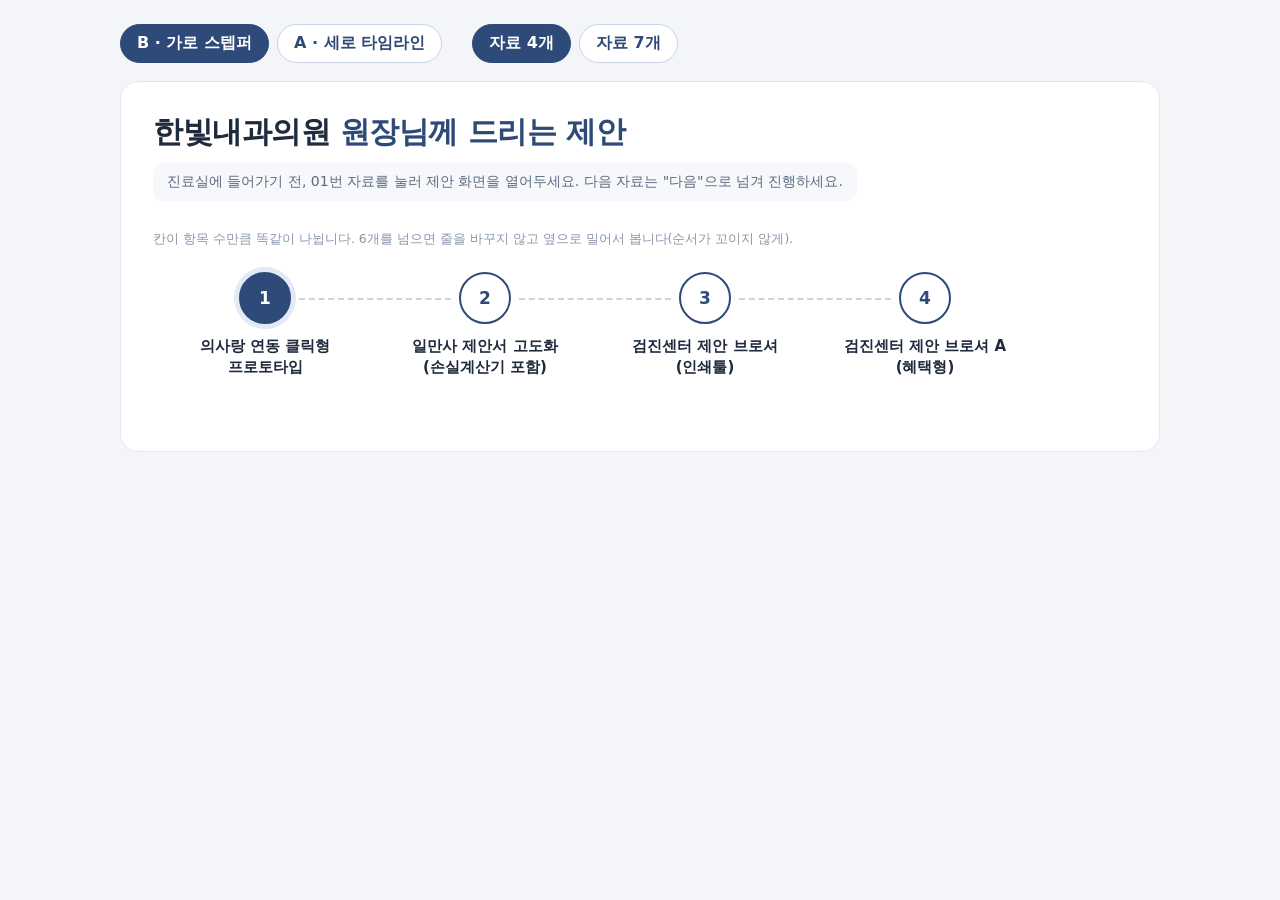
<file: docs/clinic-steps-demo.html>
<!doctype html>
<html lang="ko"><head><meta charset="utf-8"><meta name="viewport" content="width=device-width,initial-scale=1">
<title>제안서 순서 시안 v2</title>
<style>
:root{--navy:#2E4A78;--ink:#1F2A3D;--muted:#5B6B82;--line:#E3E7EE}
*{box-sizing:border-box}
body{margin:0;background:#F3F5F9;font-family:'Pretendard','Noto Sans KR',system-ui,sans-serif;color:var(--ink);padding:24px 16px 60px}
.wrap{max-width:1040px;margin:0 auto}
.bar{display:flex;gap:8px;margin-bottom:18px;flex-wrap:wrap;align-items:center}
.bar button{border:1px solid #C9D3E3;background:#fff;border-radius:999px;padding:8px 16px;font:inherit;font-weight:700;color:var(--navy);cursor:pointer}
.bar button.on{background:var(--navy);color:#fff;border-color:var(--navy)}
.bar .sp{width:14px}
.page{background:#fff;border-radius:18px;padding:30px 32px 36px;border:1px solid var(--line)}
h1{font-size:30px;margin:0 0 10px;color:var(--navy);letter-spacing:-.5px}
h1 em{font-style:normal;color:var(--ink)}
.hint{font-size:14px;color:var(--muted);margin:0 0 30px;padding:10px 14px;background:#F6F8FB;border-radius:10px;display:inline-block}
.v{display:none}.v.on{display:block}
.desc{font-size:12.5px;color:#8A97AB;margin:0 0 18px}

/* B 가로 스텝퍼: 항목 수에 맞춰 칸이 똑같이 나뉘고, 많으면 옆으로 넘겨 보기 */
.st{display:flex;overflow-x:auto;padding:6px 2px 14px;scroll-snap-type:x mandatory}
.st .s{flex:1 0 160px;max-width:220px;display:flex;flex-direction:column;align-items:center;gap:12px;cursor:pointer;text-align:center;position:relative;scroll-snap-align:start;padding:0 6px}
.st .s:not(:last-child):after{content:"";position:absolute;top:26px;left:calc(50% + 34px);right:calc(-50% + 34px);border-top:2px dashed #C9D3E3}
.st .c{width:52px;height:52px;border-radius:50%;background:#fff;border:2px solid var(--navy);color:var(--navy);font-weight:800;font-size:17px;display:flex;align-items:center;justify-content:center;transition:transform .15s,background .15s,color .15s;flex:none}
.st .s:hover .c{background:var(--navy);color:#fff;transform:translateY(-3px)}
.st .s:first-child .c{background:var(--navy);color:#fff;box-shadow:0 0 0 5px #E3EAF5}
.st .lb{font-size:15px;font-weight:700;line-height:1.4;word-break:keep-all}
.st .go{font-size:12.5px;font-weight:700;color:var(--navy);opacity:0;transition:opacity .15s;margin-top:-6px}
.st .s:hover .go{opacity:1}

/* A 세로 타임라인 v2: 번호·제목·열기 가 한 줄 기준선에 정렬 */
.tl{list-style:none;margin:0;padding:0;max-width:760px}
.tl li{display:grid;grid-template-columns:52px 1fr auto;align-items:center;column-gap:18px;position:relative;cursor:pointer}
.tl li:not(:last-child):before{content:"";position:absolute;left:25px;top:50%;height:100%;border-left:2px dashed #C9D3E3}
.tl .n{position:relative;z-index:1;width:52px;height:52px;border-radius:50%;background:#fff;border:2px solid var(--navy);color:var(--navy);font-weight:800;font-size:17px;display:flex;align-items:center;justify-content:center}
.tl li:first-child .n{background:var(--navy);color:#fff;box-shadow:0 0 0 5px #E3EAF5}
.tl .t{font-size:18px;font-weight:700;padding:16px 0;border-bottom:1px solid var(--line)}
.tl li:last-child .t{border-bottom:0}
.tl .go{font-size:14px;font-weight:700;color:var(--navy);opacity:0;transition:opacity .15s;padding-right:6px}
.tl li:hover .go{opacity:1}
.tl li:hover .n{background:var(--navy);color:#fff}
</style></head><body><div class="wrap">
<div class="bar"><button class="on" data-v="B">B · 가로 스텝퍼</button><button data-v="A">A · 세로 타임라인</button><span class="sp"></span><button class="on" data-n="4">자료 4개</button><button data-n="7">자료 7개</button></div>
<div class="page">
<h1><em>한빛내과의원</em> 원장님께 드리는 제안</h1>
<div class="hint">진료실에 들어가기 전, 01번 자료를 눌러 제안 화면을 열어두세요. 다음 자료는 "다음"으로 넘겨 진행하세요.</div>
<div class="v on" id="B"><p class="desc">칸이 항목 수만큼 똑같이 나뉩니다. 6개를 넘으면 줄을 바꾸지 않고 옆으로 밀어서 봅니다(순서가 꼬이지 않게).</p><div class="st" id="stB"></div></div>
<div class="v" id="A"><p class="desc">번호 · 제목 · 열기가 한 기준선에 맞춰 정렬. 마우스를 올리면 번호가 채워지고 '열기 →'가 나타납니다.</p><ol class="tl" id="tlA"></ol></div>
</div></div>
<script>
var all=['의사랑 연동 클릭형 프로토타입','일만사 제안서 고도화 (손실계산기 포함)','검진센터 제안 브로셔 (인쇄툴)','검진센터 제안 브로셔 A (혜택형)','검진센터 제안 브로셔 B (비대면관리형)','일만사 수익 시뮬레이터','일만사 등록 이지플래너'];
var n=4;
function draw(){var L=all.slice(0,n);
document.getElementById('stB').innerHTML=L.map(function(t,i){return '<div class="s"><span class="c">'+(i+1)+'</span><span class="lb">'+t+'</span><span class="go">열기 →</span></div>'}).join('');
document.getElementById('tlA').innerHTML=L.map(function(t,i){return '<li><span class="n">'+(i+1)+'</span><span class="t">'+t+'</span><span class="go">열기 →</span></li>'}).join('');}
document.querySelectorAll('[data-v]').forEach(function(b){b.onclick=function(){document.querySelectorAll('[data-v]').forEach(function(x){x.classList.toggle('on',x===b)});document.querySelectorAll('.v').forEach(function(v){v.classList.toggle('on',v.id===b.dataset.v)})}});
document.querySelectorAll('[data-n]').forEach(function(b){b.onclick=function(){document.querySelectorAll('[data-n]').forEach(function(x){x.classList.toggle('on',x===b)});n=+b.dataset.n;draw()}});
draw();
</script></body></html>
</file>
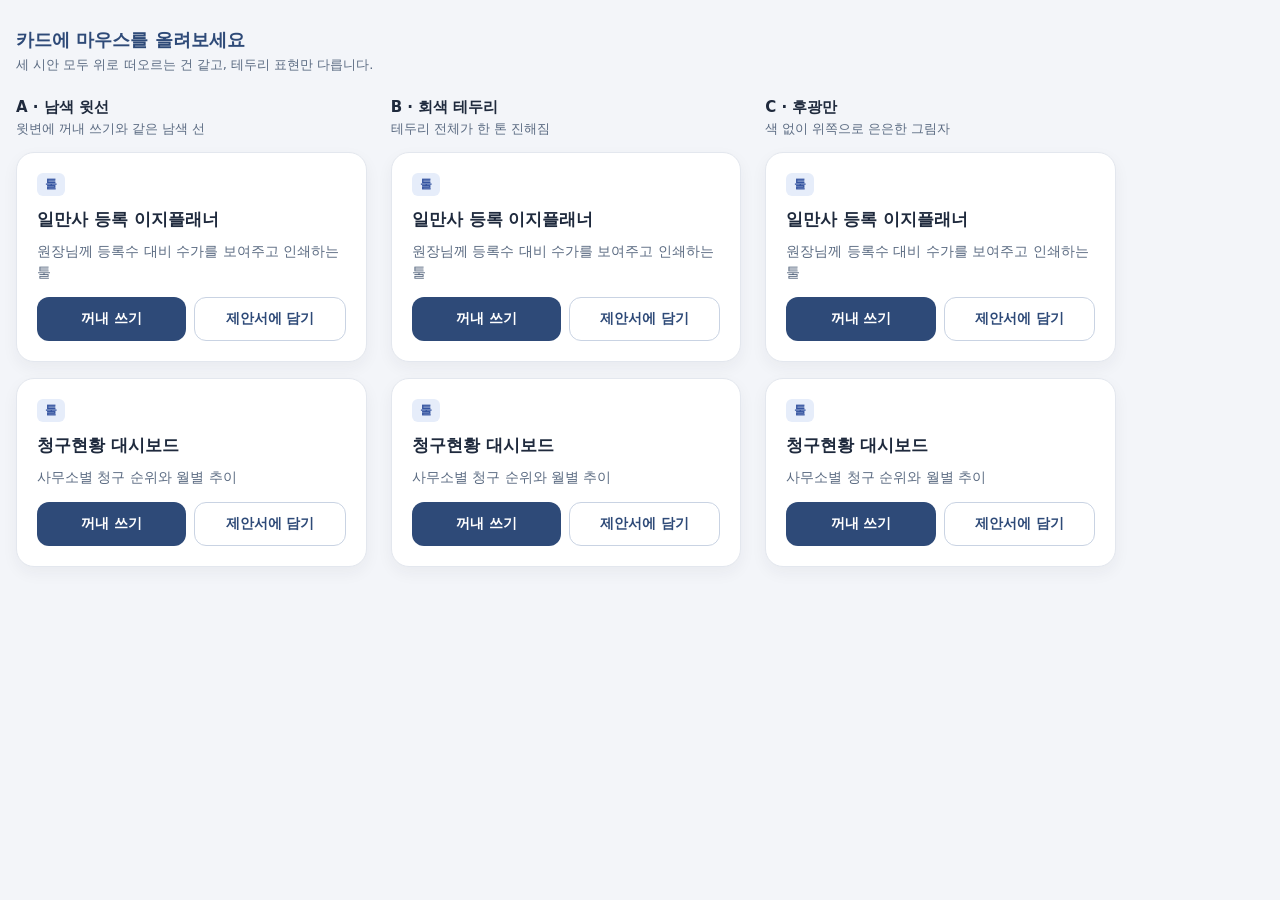
<file: docs/hover-demo.html>
<!doctype html>
<html lang="ko"><head><meta charset="utf-8"><meta name="viewport" content="width=device-width,initial-scale=1">
<title>카드 호버 시안</title>
<style>
:root{--navy:#2E4A78;--ink:#1F2A3D;--muted:#5B6B82;--line:#E3E7EE}
body{margin:0;background:#F3F5F9;font-family:'Pretendard','Noto Sans KR',system-ui,sans-serif;color:var(--ink);padding:28px 16px}
h1{font-size:18px;margin:0 0 4px;color:var(--navy)}
.sub{font-size:13px;color:var(--muted);margin:0 0 24px}
.cols{display:grid;grid-template-columns:repeat(3,minmax(0,1fr));gap:24px;max-width:1100px}
.col h2{font-size:15px;margin:0 0 4px}
.col p.d{font-size:12.5px;color:var(--muted);margin:0 0 14px}
.card{background:#fff;border-radius:18px;padding:20px;border:1px solid var(--line);box-shadow:0 6px 16px rgba(31,42,68,.05);display:flex;flex-direction:column;gap:10px;transition:transform .18s ease,box-shadow .18s ease,border-color .18s ease;margin-bottom:16px;cursor:pointer}
.card:hover{transform:translateY(-6px)}
.tag{display:inline-block;font-size:12px;font-weight:700;padding:3px 8px;border-radius:6px;background:#E6EDFA;color:#3554A0;width:max-content}
.card h3{margin:2px 0 0;font-size:17px}
.card .x{margin:0;font-size:14px;color:var(--muted);line-height:1.5}
.acts{display:flex;gap:8px;margin-top:4px}
.btn{flex:1;min-height:42px;border-radius:12px;font-weight:700;font-size:14px;display:flex;align-items:center;justify-content:center}
.p{background:var(--navy);color:#fff}.l{border:1px solid #C9D3E3;color:var(--navy)}
.A .card:hover{box-shadow:0 18px 36px rgba(31,42,68,.16),0 3px 0 #2E4A78 inset;border-color:#C9D3E3}
.B .card:hover{box-shadow:0 18px 36px rgba(31,42,68,.14);border-color:#AEB8C8}
.C .card:hover{box-shadow:0 -10px 24px -6px rgba(46,74,120,.22),0 18px 36px rgba(31,42,68,.12);border-color:var(--line)}
@media (max-width:760px){.cols{grid-template-columns:1fr}}
</style></head><body>
<h1>카드에 마우스를 올려보세요</h1>
<p class="sub">세 시안 모두 위로 떠오르는 건 같고, 테두리 표현만 다릅니다.</p>
<div class="cols">
<div class="col A"><h2>A · 남색 윗선</h2><p class="d">윗변에 꺼내 쓰기와 같은 남색 선</p>
<div class="card"><span class="tag">툴</span><h3>일만사 등록 이지플래너</h3><p class="x">원장님께 등록수 대비 수가를 보여주고 인쇄하는 툴</p><div class="acts"><span class="btn p">꺼내 쓰기</span><span class="btn l">제안서에 담기</span></div></div>
<div class="card"><span class="tag">툴</span><h3>청구현황 대시보드</h3><p class="x">사무소별 청구 순위와 월별 추이</p><div class="acts"><span class="btn p">꺼내 쓰기</span><span class="btn l">제안서에 담기</span></div></div></div>
<div class="col B"><h2>B · 회색 테두리</h2><p class="d">테두리 전체가 한 톤 진해짐</p>
<div class="card"><span class="tag">툴</span><h3>일만사 등록 이지플래너</h3><p class="x">원장님께 등록수 대비 수가를 보여주고 인쇄하는 툴</p><div class="acts"><span class="btn p">꺼내 쓰기</span><span class="btn l">제안서에 담기</span></div></div>
<div class="card"><span class="tag">툴</span><h3>청구현황 대시보드</h3><p class="x">사무소별 청구 순위와 월별 추이</p><div class="acts"><span class="btn p">꺼내 쓰기</span><span class="btn l">제안서에 담기</span></div></div></div>
<div class="col C"><h2>C · 후광만</h2><p class="d">색 없이 위쪽으로 은은한 그림자</p>
<div class="card"><span class="tag">툴</span><h3>일만사 등록 이지플래너</h3><p class="x">원장님께 등록수 대비 수가를 보여주고 인쇄하는 툴</p><div class="acts"><span class="btn p">꺼내 쓰기</span><span class="btn l">제안서에 담기</span></div></div>
<div class="card"><span class="tag">툴</span><h3>청구현황 대시보드</h3><p class="x">사무소별 청구 순위와 월별 추이</p><div class="acts"><span class="btn p">꺼내 쓰기</span><span class="btn l">제안서에 담기</span></div></div></div>
</div></body></html>
</file>
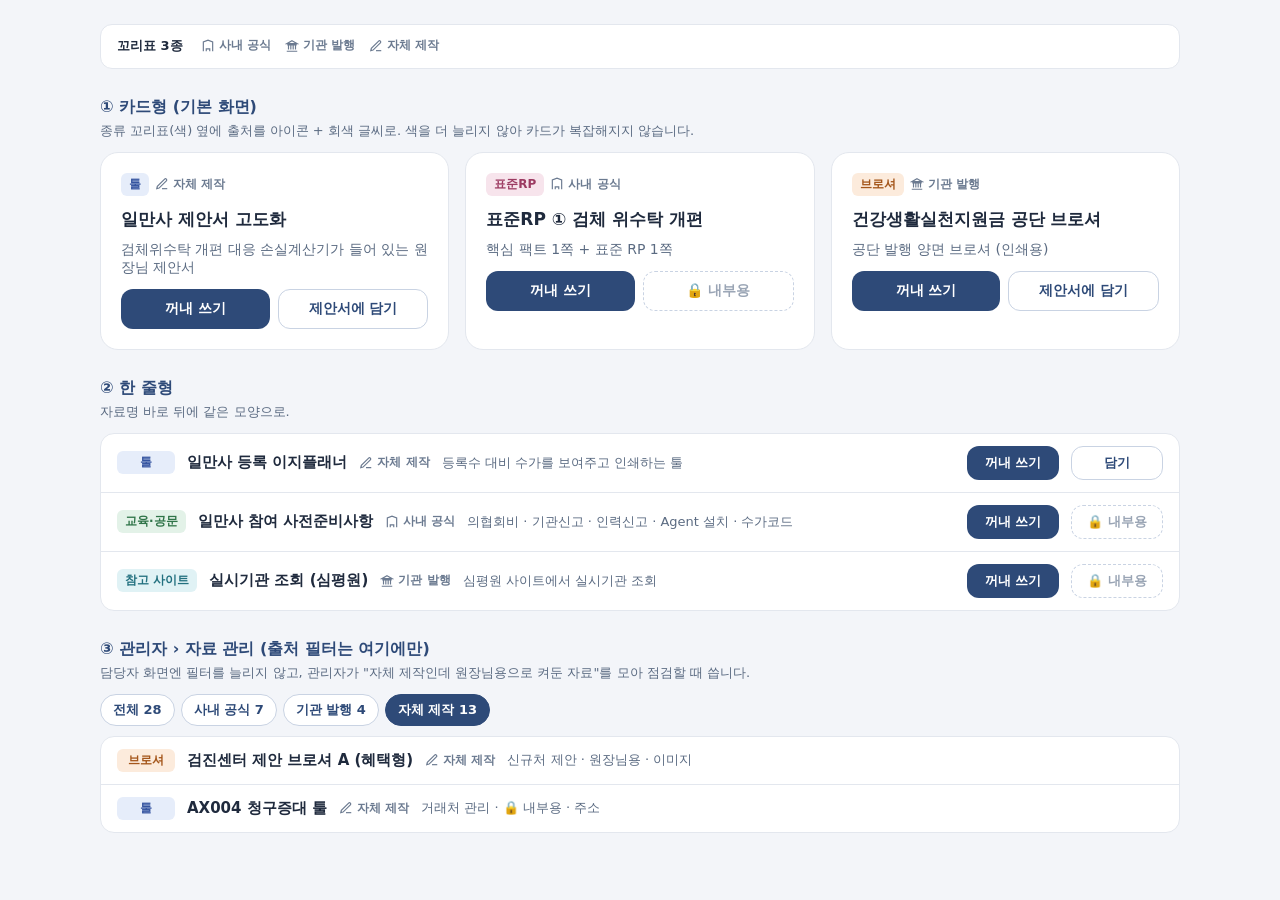
<file: docs/source-tag-demo.html>
<!doctype html>
<html lang="ko"><head><meta charset="utf-8"><meta name="viewport" content="width=device-width,initial-scale=1">
<title>출처 꼬리표 시안</title>
<style>
:root{--navy:#2E4A78;--ink:#1F2A3D;--muted:#5B6B82;--line:#E3E7EE}
*{box-sizing:border-box}body{margin:0;background:#F3F5F9;font-family:'Pretendard','Noto Sans KR',system-ui,sans-serif;color:var(--ink);padding:24px 16px 60px}
.wrap{max-width:1080px;margin:0 auto}h2{font-size:16px;color:var(--navy);margin:28px 0 4px}.d{font-size:13px;color:var(--muted);margin:0 0 12px}
.grid{display:grid;grid-template-columns:repeat(3,minmax(0,1fr));gap:16px}
.card{background:#fff;border:1px solid var(--line);border-radius:18px;padding:20px;display:flex;flex-direction:column;gap:10px}
.tags{display:flex;align-items:center;gap:6px;flex-wrap:wrap}
.tag{font-size:12px;font-weight:700;padding:3px 8px;border-radius:6px}
.t-tool{background:#E6EDFA;color:#3554A0}.t-bro{background:#FCEBDC;color:#A4561B}.t-rp{background:#F7E4EC;color:#9C3B62}.t-not{background:#E3F2E8;color:#2F7448}.t-site{background:#E0F2F5;color:#22707F}
.src{display:inline-flex;align-items:center;gap:4px;font-size:12px;font-weight:600;color:#6B7A90}
.src svg{width:14px;height:14px}
.card h3{margin:2px 0 0;font-size:17px}.card p{margin:0;font-size:14px;color:var(--muted)}
.acts{display:flex;gap:8px;margin-top:2px}.btn{flex:1;min-height:40px;border-radius:12px;font-weight:700;font-size:14px;display:flex;align-items:center;justify-content:center}.p{background:var(--navy);color:#fff}.l{border:1px solid #C9D3E3;color:var(--navy)}.no{border:1px dashed #C9D3E3;color:#9AA5B5}
.rows{background:#fff;border:1px solid var(--line);border-radius:14px;overflow:hidden}
.r{display:flex;align-items:center;gap:12px;padding:12px 16px}.r+.r{border-top:1px solid var(--line)}
.r .tag{min-width:58px;text-align:center}.nm{font-weight:700;font-size:15px}.ds{font-size:13px;color:var(--muted);flex:1;white-space:nowrap;overflow:hidden;text-overflow:ellipsis}
.sb{width:92px;min-height:34px;font-size:13px;flex:none}
.legend{display:flex;gap:18px;background:#fff;border:1px solid var(--line);border-radius:12px;padding:12px 16px;font-size:13px;color:var(--muted);flex-wrap:wrap}
.legend b{color:var(--ink)}
.chips{display:flex;gap:6px;margin-bottom:10px;flex-wrap:wrap}.chip{border:1px solid #C9D3E3;background:#fff;border-radius:999px;padding:6px 12px;font-size:13px;font-weight:700;color:var(--navy)}.chip.on{background:var(--navy);color:#fff;border-color:var(--navy)}
</style></head><body><div class="wrap">
<div class="legend"><span><b>꼬리표 3종</b></span><span id="lg"></span></div>

<h2>① 카드형 (기본 화면)</h2><p class="d">종류 꼬리표(색) 옆에 출처를 아이콘 + 회색 글씨로. 색을 더 늘리지 않아 카드가 복잡해지지 않습니다.</p>
<div class="grid">
<div class="card"><div class="tags"><span class="tag t-tool">툴</span><span class="src" data-s="w"></span></div><h3>일만사 제안서 고도화</h3><p>검체위수탁 개편 대응 손실계산기가 들어 있는 원장님 제안서</p><div class="acts"><span class="btn p">꺼내 쓰기</span><span class="btn l">제안서에 담기</span></div></div>
<div class="card"><div class="tags"><span class="tag t-rp">표준RP</span><span class="src" data-s="o"></span></div><h3>표준RP ① 검체 위수탁 개편</h3><p>핵심 팩트 1쪽 + 표준 RP 1쪽</p><div class="acts"><span class="btn p">꺼내 쓰기</span><span class="btn no">🔒 내부용</span></div></div>
<div class="card"><div class="tags"><span class="tag t-bro">브로셔</span><span class="src" data-s="a"></span></div><h3>건강생활실천지원금 공단 브로셔</h3><p>공단 발행 양면 브로셔 (인쇄용)</p><div class="acts"><span class="btn p">꺼내 쓰기</span><span class="btn l">제안서에 담기</span></div></div>
</div>

<h2>② 한 줄형</h2><p class="d">자료명 바로 뒤에 같은 모양으로.</p>
<div class="rows">
<div class="r"><span class="tag t-tool">툴</span><span class="nm">일만사 등록 이지플래너</span><span class="src" data-s="w"></span><span class="ds">등록수 대비 수가를 보여주고 인쇄하는 툴</span><span class="btn p sb">꺼내 쓰기</span><span class="btn l sb">담기</span></div>
<div class="r"><span class="tag t-not">교육·공문</span><span class="nm">일만사 참여 사전준비사항</span><span class="src" data-s="o"></span><span class="ds">의협회비 · 기관신고 · 인력신고 · Agent 설치 · 수가코드</span><span class="btn p sb">꺼내 쓰기</span><span class="btn no sb">🔒 내부용</span></div>
<div class="r"><span class="tag t-site">참고 사이트</span><span class="nm">실시기관 조회 (심평원)</span><span class="src" data-s="a"></span><span class="ds">심평원 사이트에서 실시기관 조회</span><span class="btn p sb">꺼내 쓰기</span><span class="btn no sb">🔒 내부용</span></div>
</div>

<h2>③ 관리자 › 자료 관리 (출처 필터는 여기에만)</h2><p class="d">담당자 화면엔 필터를 늘리지 않고, 관리자가 "자체 제작인데 원장님용으로 켜둔 자료"를 모아 점검할 때 씁니다.</p>
<div class="chips"><span class="chip">전체 28</span><span class="chip">사내 공식 7</span><span class="chip">기관 발행 4</span><span class="chip on">자체 제작 13</span></div>
<div class="rows">
<div class="r"><span class="tag t-bro">브로셔</span><span class="nm">검진센터 제안 브로셔 A (혜택형)</span><span class="src" data-s="w"></span><span class="ds">신규처 제안 · 원장님용 · 이미지</span></div>
<div class="r"><span class="tag t-tool">툴</span><span class="nm">AX004 청구증대 툴</span><span class="src" data-s="w"></span><span class="ds">거래처 관리 · 🔒 내부용 · 주소</span></div>
</div>
</div>
<script>
var I={o:['사내 공식','<svg viewBox="0 0 24 24" fill="none" stroke="currentColor" stroke-width="2"><path d="M4 21V5l8-3 8 3v16"/><path d="M9 21v-4h6v4M9 9h.01M15 9h.01M9 13h.01M15 13h.01"/></svg>'],a:['기관 발행','<svg viewBox="0 0 24 24" fill="none" stroke="currentColor" stroke-width="2"><path d="M3 21h18M4 10h16M12 3l9 5H3z"/><path d="M6 10v8M10 10v8M14 10v8M18 10v8"/></svg>'],w:['자체 제작','<svg viewBox="0 0 24 24" fill="none" stroke="currentColor" stroke-width="2"><path d="M12 20h9"/><path d="M16.5 3.5a2.1 2.1 0 013 3L7 19l-4 1 1-4z"/></svg>']};
document.querySelectorAll('.src').forEach(function(e){var v=I[e.dataset.s];e.innerHTML=v[1]+v[0];});
document.getElementById('lg').innerHTML=['o','a','w'].map(function(k){return '<span class="src" style="margin-right:14px">'+I[k][1]+I[k][0]+'</span>';}).join('');
</script></body></html>
</file>
